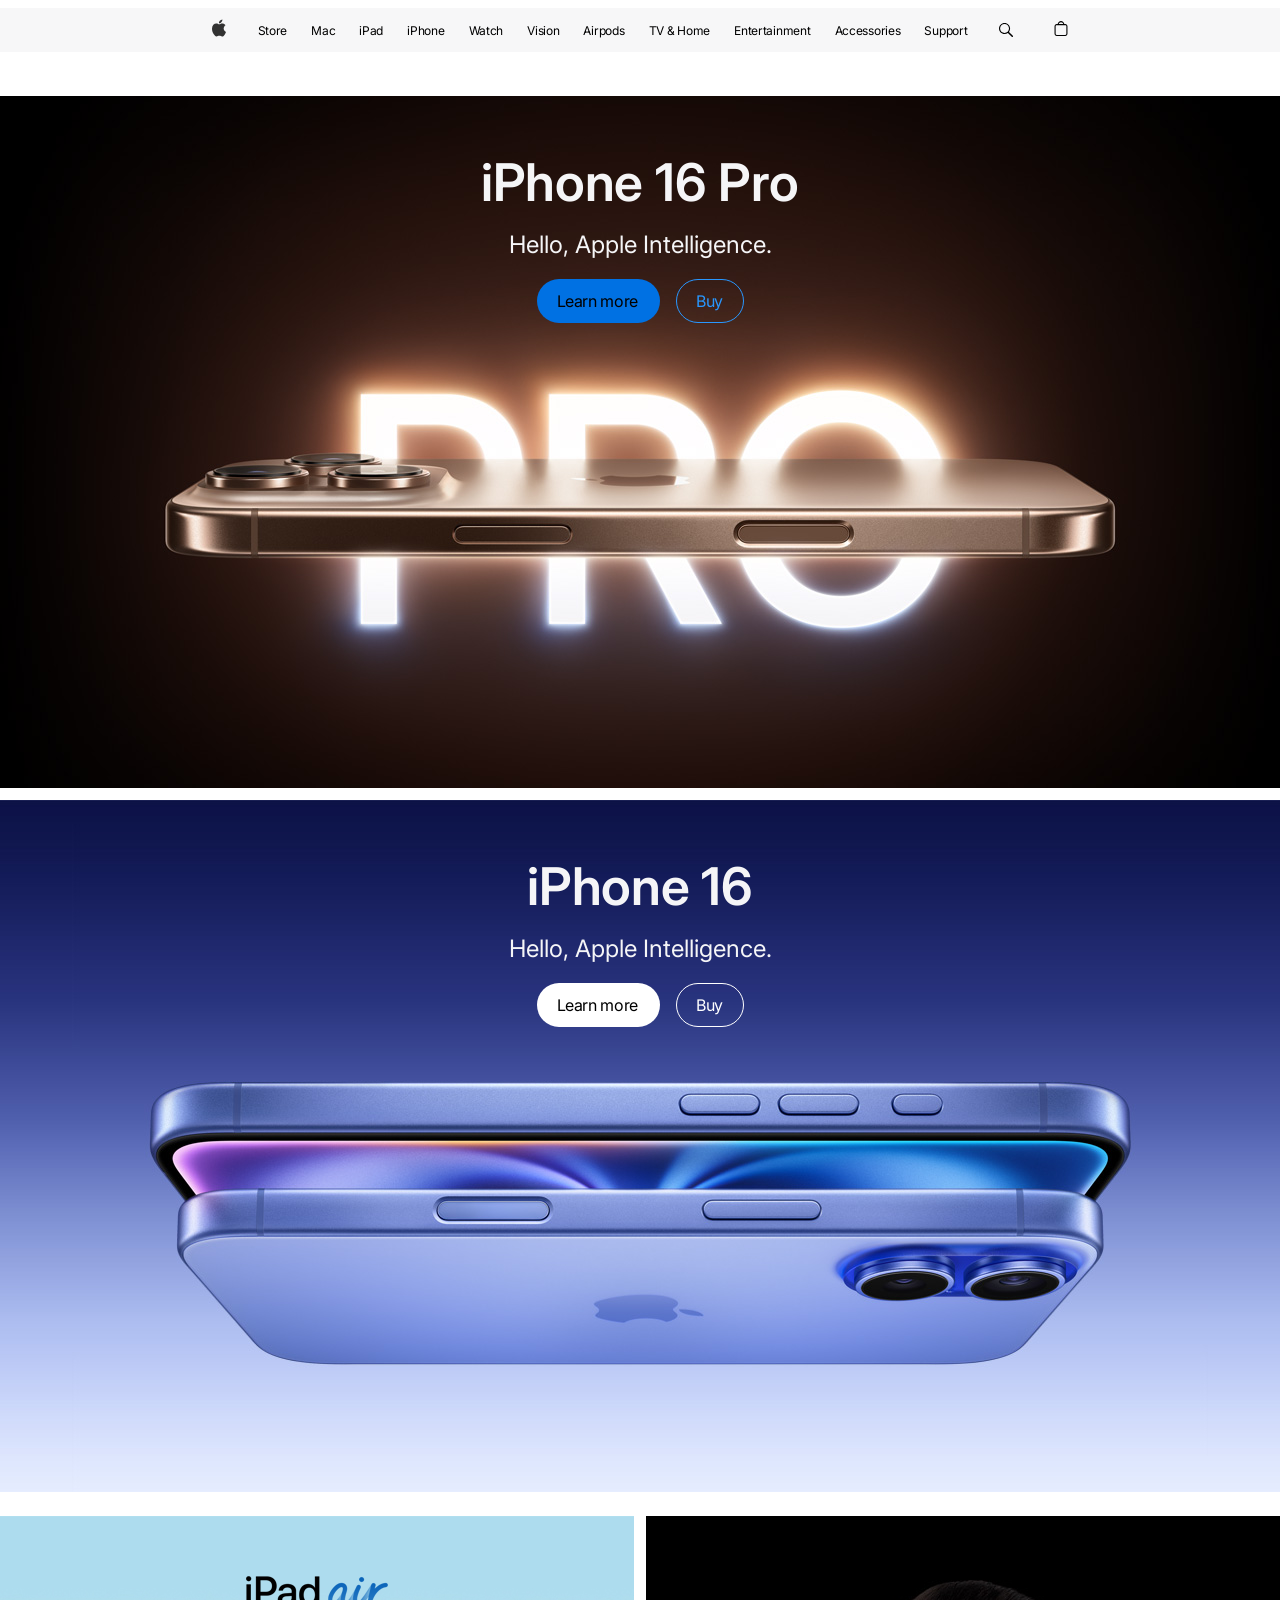
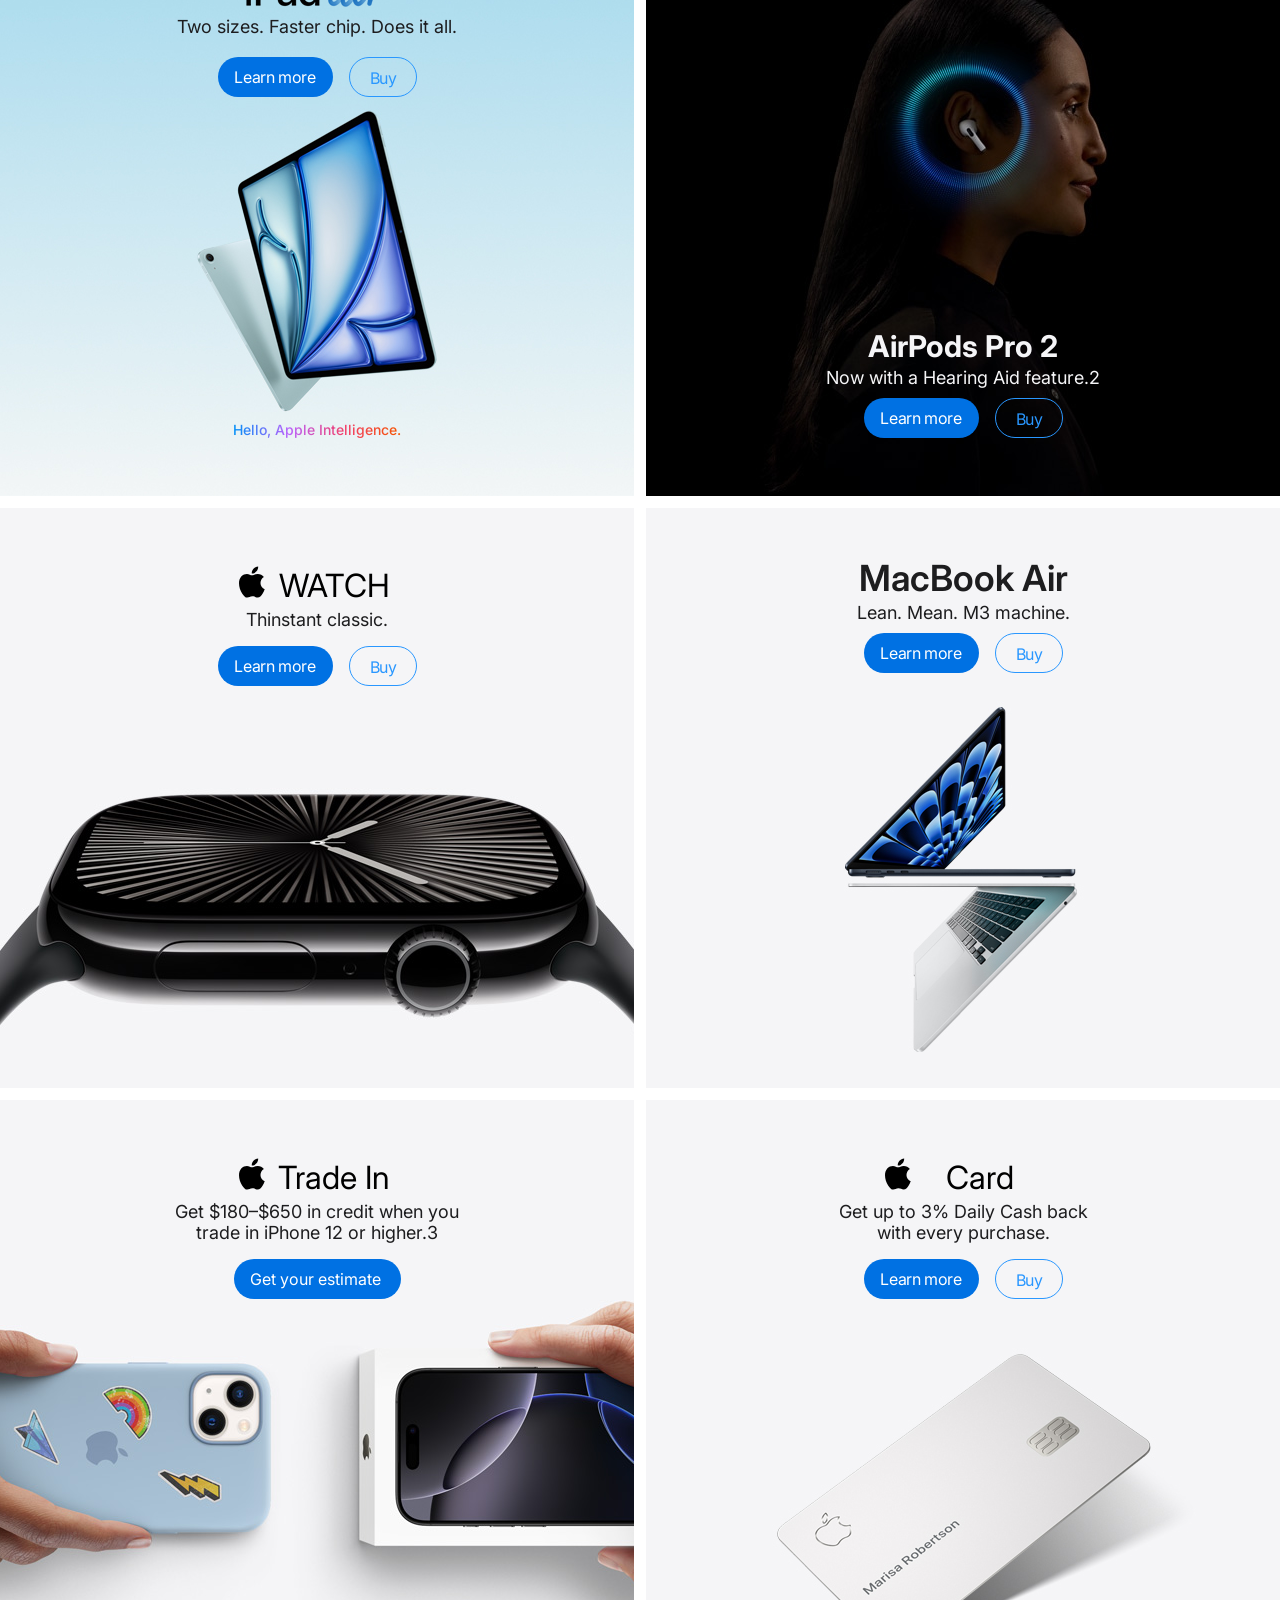
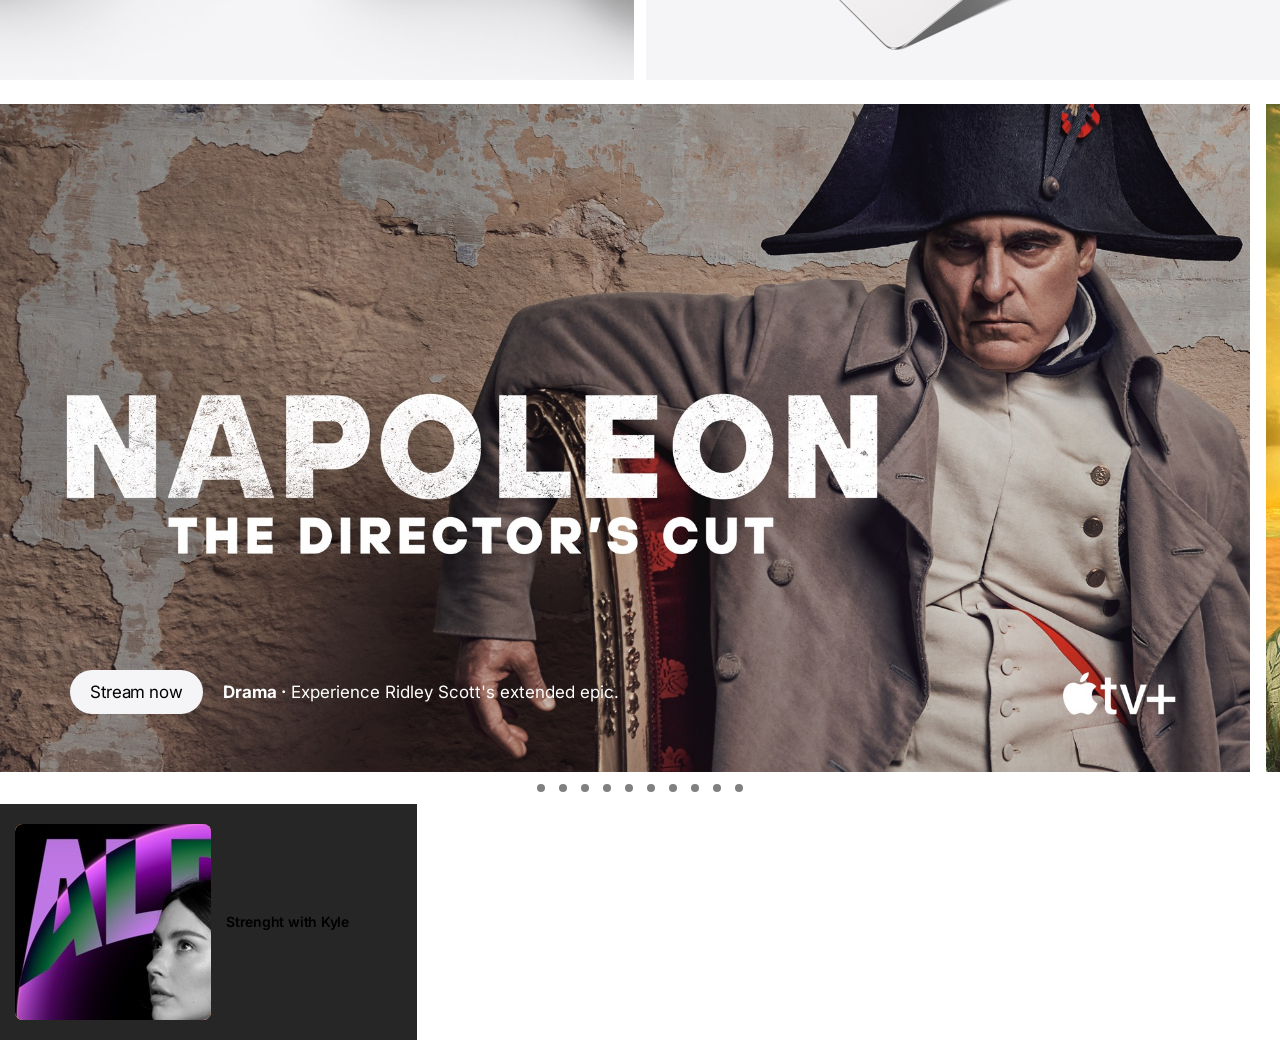
<file: index.html>
<!doctype html>
<html lang="en">
  <head>
    <meta charset="UTF-8" />
    <meta name="viewport" content="width=device-width, initial-scale=1.0" />
    <link rel="stylesheet" href="index.css" />
    <title>apple</title>
  </head>
  <body>
    <header class="header">
      <div class="apple_logo-container">
        <div class="apple_logo">
          <svg
            width="14"
            height="44"
            viewBox="0 0 13 16"
            fill="none"
            xmlns="http://www.w3.org/2000/svg"
          >
            <path
              d="M12.5589 5.4318C12.038 5.75071 11.6066 6.19655 11.3049 6.72761C11.0032 7.25867 10.8413 7.85759 10.8341 8.4683C10.8362 9.15565 11.0398 9.8273 11.4198 10.4001C11.7998 10.9728 12.3395 11.4215 12.972 11.6906C12.7226 12.4952 12.3536 13.2577 11.8772 13.9524C11.1956 14.9336 10.4829 15.9147 9.3985 15.9147C8.3141 15.9147 8.0352 15.2847 6.7855 15.2847C5.5668 15.2847 5.133 15.9354 4.1415 15.9354C3.15 15.9354 2.4581 15.0265 1.6628 13.9111C0.612269 12.3485 0.0349098 10.516 0 8.6335C0 5.5351 2.014 3.893 3.9969 3.893C5.0504 3.893 5.9283 4.5849 6.5893 4.5849C7.2193 4.5849 8.2005 3.8516 9.3985 3.8516C10.0145 3.83571 10.6249 3.97152 11.176 4.24708C11.7271 4.52264 12.202 4.92949 12.5589 5.4318ZM8.8305 2.54C9.3586 1.91876 9.65755 1.13513 9.6774 0.32C9.67829 0.212542 9.6679 0.105288 9.6464 0C8.73926 0.0886136 7.9004 0.520975 7.3019 1.2084C6.76871 1.80488 6.4585 2.56759 6.424 3.3669C6.4244 3.46411 6.43479 3.56102 6.455 3.6561C6.52652 3.66962 6.59912 3.67655 6.6719 3.6768C7.08997 3.64353 7.49692 3.5256 7.868 3.33018C8.23908 3.13475 8.56655 2.86591 8.8305 2.54Z"
              fill="black"
              fill-opacity="0.8"
            />
          </svg>
        </div>
      </div>
      <div class="header_links">Store</div>
      <div class="header_links">Mac</div>
      <div class="header_links">iPad</div>
      <div class="header_links">iPhone</div>
      <div class="header_links">Watch</div>
      <div class="header_links">Vision</div>
      <div class="header_links">Airpods</div>
      <div class="header_links tv_and_home">TV & Home</div>
      <div class="header_links">Entertainment</div>
      <div class="header_links">Accessories</div>
      <div class="header_links">Support</div>
      <div class="search_bar-container">
        <svg
          viewBox="0 0 15 15"
          class="search-icon"
          xmlns="http://www.w3.org/2000/svg"
        >
          <path
            d="M13.848 12.752L9.978 8.882C10.679 7.953 11.1 6.801 11.1 5.55C11.1 2.49 8.611 0 5.55 0C2.49 0 0 2.49 0 5.55C0 8.611 2.49 11.1 5.55 11.1C6.801 11.1 7.953 10.679 8.882 9.978L12.752 13.848C12.903 13.999 13.102 14.076 13.3 14.076C13.498 14.076 13.696 14 13.848 13.848C14.151 13.545 14.151 13.055 13.848 12.752ZM1.1 5.55C1.1 3.096 3.097 1.1 5.55 1.1C8.004 1.1 10 3.097 10 5.55C10 8.003 8.004 10 5.55 10C3.096 10 1.1 8.004 1.1 5.55Z"
            fill="currentColor"
          />
        </svg>
      </div>
      <div class="shopping_bag-container">
        <svg
          viewBox="0 0 30 44"
          class="bag-icon"
          xmlns="http://www.w3.org/2000/svg"
        >
          <path
            d="M19.3538 16.0283H18.3333C18.2239 15.2173 17.8275 14.4723 17.2161 13.9284C16.6046 13.3845 15.8185 13.0776 15.0003 13.0635C14.182 13.0776 13.3959 13.3845 12.7845 13.9284C12.173 14.4723 11.7767 15.2173 11.6673 16.0283H10.6473C10.0861 16.0286 9.54793 16.2517 9.15102 16.6485C8.75411 17.0452 8.53086 17.5833 8.53027 18.1445V25.86C8.53078 26.4211 8.75388 26.9591 9.15062 27.356C9.54736 27.7528 10.0853 27.976 10.6465 27.9767H19.3535C19.9147 27.9762 20.4528 27.753 20.8497 27.3562C21.2466 26.9593 21.4698 26.4212 21.4703 25.86V18.1445C21.4697 17.5834 21.2465 17.0454 20.8497 16.6486C20.4529 16.2519 19.9149 16.0288 19.3538 16.0283ZM15.0003 14.1631C15.5277 14.1745 16.0354 14.3656 16.4395 14.7048C16.8435 15.0439 17.1198 15.5108 17.2225 16.0283H12.7781C12.8808 15.5108 13.157 15.0439 13.5611 14.7048C13.9652 14.3656 14.4729 14.1745 15.0003 14.1631ZM20.3703 25.86C20.37 26.1296 20.2628 26.388 20.0722 26.5787C19.8817 26.7693 19.6233 26.8767 19.3537 26.8771H10.6468C10.3772 26.8766 10.1188 26.7693 9.92828 26.5786C9.73773 26.388 9.63056 26.1295 9.63027 25.86V18.1445C9.63059 17.875 9.7378 17.6166 9.92838 17.426C10.119 17.2354 10.3774 17.1282 10.6469 17.1279H19.3539C19.6234 17.1282 19.8817 17.2355 20.0722 17.4261C20.2628 17.6166 20.37 17.875 20.3703 18.1445V25.86Z"
            fill="currentColor"
          />
        </svg>
      </div>

      <div class="menu-button">
        <svg
          viewBox="0 0 18 18"
          class="menu-icon"
          xmlns="http://www.w3.org/2000/svg"
        >
          <path
            d="M2 12H16"
            stroke="currentColor"
            stroke-width="1.2"
            stroke-linecap="round"
            stroke-linejoin="round"
          />
          <path
            d="M2 5H16"
            stroke="currentColor"
            stroke-width="1.2"
            stroke-linecap="round"
            stroke-linejoin="round"
          />
        </svg>
      </div>

    </header>

    <div class="donation-container">
      <div class="donation_text">
        We’re donating $5 to the Global Fund for every purchase made with
        Apple Pay at Apple. Through 12/8.
      </div>
    </div>

    <div class="main">
      <div class="banner iphone16pro-container">
        <div class="iphone16pro"></div>
        <div class="iphone16pro_texts">
          <div class="iphone16pro-text1 phone">iPhone 16 Pro</div>
          <div class="iphone16pro-text2 hello">Hello, Apple Intelligence.</div>
          <div class="iphone16pro-buttons learn-buy">
            <div class="iphone16pro-buttons-1 learn_more">Learn more</div>
            <div class="iphone16pro-buttons-2 buy">Buy</div>
          </div>
        </div>
      </div>
      <div class="banner iphone16-container">
        <div class="iphone16pro"></div>
        <div class="iphone16pro_texts i16-mobile">
          <div class="iphone16-text1 phone">iPhone 16</div>
          <div class="iphone16-text2 hello">Hello, Apple Intelligence.</div>
          <div class="iphone16-buttons learn-buy">
            <div class="iphone16-buttons-1 learn_more">Learn more</div>
            <div class="iphone16-buttons-2 buy">Buy</div>
          </div>
        </div>
      </div>

      <div class="banner iphone16-mobile">
        <img src="ipad-air.png" alt="iPad-air-text" class="ipad_text_pic-mobile" />
        <div class="iphone16-text2 hello ipad-mobile-text1-margin">Two sizes. Faster chip. Does it all.</div>
        <div class="iphone16-buttons learn-buy-ipad-mobile">
            <div class="iphone16-buttons-1 learn_more ipad-button-mobile-color">Learn more</div>
            <div class="iphone16-buttons-2 buy ipad-button-buy-mobile-color">Buy</div>
          </div>
        <div class="gradient-text-mobile">Hello, Apple Intelligence.</div>
      

      </div>

      <div class="products-container">
        <div class="products ipad">
          <img src="ipad-air.png" alt="iPad-air-text" class="ipad_text_pic" />
          <div class="ipad_text-1">Two sizes. Faster chip. Does it all.</div>
          <div class="button-container ipad-buttons">
            <div class="learn_more-2">Learn more</div>
            <div class="buy-2">Buy</div>
          </div>
          <div class="gradient-text">Hello, Apple Intelligence.</div>
        </div>
      
        <div class="products airpods">
          <div class="airpods-text-1">AirPods Pro 2</div>
          <div class="airpods-text-2">Now with a Hearing Aid feature.2</div>
          <div class="button-container airpods-buttons">
            <div class="learn_more-2">Learn more</div>
            <div class="buy-2">Buy</div>
          </div>
        </div>
        <div class="products watch">
          <div class="watch-text_box">
            <div class="apple-and-watch">
              <svg
                viewBox="0 0 27 32"
                class="big-apple-icon"
                xmlns="http://www.w3.org/2000/svg"
              >
                <path
                  d="M25.5137 10.9076C24.4555 11.548 23.579 12.4433 22.9662 13.5098C22.3534 14.5762 22.0243 15.7789 22.0097 17.0053C22.0139 18.3855 22.4276 19.7343 23.1996 20.8844C23.9716 22.0346 25.068 22.9357 26.3529 23.476C25.8463 25.0917 25.0965 26.6228 24.1288 28.0179C22.7441 29.9883 21.2963 31.9584 19.0933 31.9584C16.8903 31.9584 16.3237 30.6933 13.7849 30.6933C11.3091 30.6933 10.4278 32 8.41356 32C6.3993 32 4.99369 30.1748 3.37802 27.935C1.24384 24.7972 0.0709201 21.1174 0 17.337C0 11.1151 4.09149 7.81756 8.1198 7.81756C10.26 7.81756 12.0435 9.20697 13.3863 9.20697C14.6662 9.20697 16.6595 7.73443 19.0933 7.73443C20.3446 7.70252 21.5847 7.97524 22.7043 8.5286C23.824 9.08195 24.7887 9.89895 25.5137 10.9076ZM17.9394 5.10059C19.0122 3.85308 19.6195 2.27946 19.6599 0.642594C19.6617 0.426807 19.6406 0.211429 19.5969 0C17.754 0.177946 16.0499 1.04617 14.834 2.4266C13.7508 3.6244 13.1206 5.156 13.0505 6.7611C13.0513 6.9563 13.0724 7.1509 13.1135 7.34184C13.2588 7.36899 13.4063 7.3829 13.5541 7.38341C14.4035 7.31661 15.2302 7.07979 15.984 6.68736C16.7379 6.29492 17.4031 5.75506 17.9394 5.10059Z"
                  fill="currentColor"
                />
              </svg>
              <div class="big-watch-text">WATCH</div>
            </div>
            <div class="watch-text"></div>
            <div class="ipad_text-1 watch-text-thinstant">
              Thinstant classic.
            </div>
            <div class="button-container watch-buttons">
              <div class="learn_more-2">Learn more</div>
              <div class="buy-2">Buy</div>
            </div>
          </div>
        </div>


        <div class="products small-airpods">
          <div class="airpods-text-1">AirPods 4</div>
          <div class="airpods-text-2">
            Iconic. Now supersonic. <br>Available with Active Noise <br>Cancellation.2
          </div>
          <div class="button-container airpods-buttons">
            <div class="learn_more-2">Learn more</div>
            <div class="buy-2">Buy</div>
          </div>
        </div>
        <div class="products small-watch">
          <div class="apple-and-watch tradein-logotext-margin">
            <svg
              viewBox="0 0 27 32"
              class="big-apple-icon"
              xmlns="http://www.w3.org/2000/svg"
            >
              <path
                d="M25.5137 10.9076C24.4555 11.548 23.579 12.4433 22.9662 13.5098C22.3534 14.5762 22.0243 15.7789 22.0097 17.0053C22.0139 18.3855 22.4276 19.7343 23.1996 20.8844C23.9716 22.0346 25.068 22.9357 26.3529 23.476C25.8463 25.0917 25.0965 26.6228 24.1288 28.0179C22.7441 29.9883 21.2963 31.9584 19.0933 31.9584C16.8903 31.9584 16.3237 30.6933 13.7849 30.6933C11.3091 30.6933 10.4278 32 8.41356 32C6.3993 32 4.99369 30.1748 3.37802 27.935C1.24384 24.7972 0.0709201 21.1174 0 17.337C0 11.1151 4.09149 7.81756 8.1198 7.81756C10.26 7.81756 12.0435 9.20697 13.3863 9.20697C14.6662 9.20697 16.6595 7.73443 19.0933 7.73443C20.3446 7.70252 21.5847 7.97524 22.7043 8.5286C23.824 9.08195 24.7887 9.89895 25.5137 10.9076ZM17.9394 5.10059C19.0122 3.85308 19.6195 2.27946 19.6599 0.642594C19.6617 0.426807 19.6406 0.211429 19.5969 0C17.754 0.177946 16.0499 1.04617 14.834 2.4266C13.7508 3.6244 13.1206 5.156 13.0505 6.7611C13.0513 6.9563 13.0724 7.1509 13.1135 7.34184C13.2588 7.36899 13.4063 7.3829 13.5541 7.38341C14.4035 7.31661 15.2302 7.07979 15.984 6.68736C16.7379 6.29492 17.4031 5.75506 17.9394 5.10059Z"
                fill="currentColor"
              />
            </svg>
            <div class="big-watch-text">WATCH</div>
          </div>

          <div class="series_10-text">SERIES 10</div>

          <div class="ipad_text-1 mac-text-lean tablet-watch-text">Thinstant classic.</div>
          <div class="button-container mac-buttons tablet-watch-buttons">
            <div class="learn_more-2">Learn more</div>
            <div class="buy-2">Buy</div>
          </div>
        </div>

        <div class="products mac">
          <div class="mac-big-text">MacBook Air</div>
          <div class="ipad_text-1 mac-text-lean">Lean. Mean. M3 machine.</div>
          <div class="button-container mac-buttons">
            <div class="learn_more-2">Learn more</div>
            <div class="buy-2">Buy</div>
          </div>
        </div>


        <div class="products apple_for_small_business">

          <div class="apple-and-watch apple_for_small_business-text-margin">
            <div class="mac-big-text">Apple for <br>Small Business</div>
          </div>
          <div class="ipad_text-1 trade-text-margin">
            Hardware, software, and <br>expert help - all in one place.
          </div>
          <div class="trade-button apple-small-b-button">Learn more</div>

        </div>


        <div class="products carrier_deals_at_apple">
          <div class="carrier-texts-container">
            <div class="apple-and-watch tradein-logotext-margin">
              <div class="mac-big-text">Carrier deals at Apple</div>
            </div>
            <div class="ipad_text-1 trade-text-margin">
            Get up to $1000 in credit on<br>new iPhone. Trade-in may<br>be required.
            </div>
            <div class="trade-button carrier-button">Get your estimate</div>
          </div>
        </div>


        <div class="products trade">
          <div class="apple-and-watch tradein-logotext-margin">
            <svg
              viewBox="0 0 27 32"
              class="big-apple-icon"
              xmlns="http://www.w3.org/2000/svg"
            >
              <path
                d="M25.5137 10.9076C24.4555 11.548 23.579 12.4433 22.9662 13.5098C22.3534 14.5762 22.0243 15.7789 22.0097 17.0053C22.0139 18.3855 22.4276 19.7343 23.1996 20.8844C23.9716 22.0346 25.068 22.9357 26.3529 23.476C25.8463 25.0917 25.0965 26.6228 24.1288 28.0179C22.7441 29.9883 21.2963 31.9584 19.0933 31.9584C16.8903 31.9584 16.3237 30.6933 13.7849 30.6933C11.3091 30.6933 10.4278 32 8.41356 32C6.3993 32 4.99369 30.1748 3.37802 27.935C1.24384 24.7972 0.0709201 21.1174 0 17.337C0 11.1151 4.09149 7.81756 8.1198 7.81756C10.26 7.81756 12.0435 9.20697 13.3863 9.20697C14.6662 9.20697 16.6595 7.73443 19.0933 7.73443C20.3446 7.70252 21.5847 7.97524 22.7043 8.5286C23.824 9.08195 24.7887 9.89895 25.5137 10.9076ZM17.9394 5.10059C19.0122 3.85308 19.6195 2.27946 19.6599 0.642594C19.6617 0.426807 19.6406 0.211429 19.5969 0C17.754 0.177946 16.0499 1.04617 14.834 2.4266C13.7508 3.6244 13.1206 5.156 13.0505 6.7611C13.0513 6.9563 13.0724 7.1509 13.1135 7.34184C13.2588 7.36899 13.4063 7.3829 13.5541 7.38341C14.4035 7.31661 15.2302 7.07979 15.984 6.68736C16.7379 6.29492 17.4031 5.75506 17.9394 5.10059Z"
                fill="currentColor"
              />
            </svg>
            <div class="big-watch-text">Trade In</div>
          </div>
          <div class="ipad_text-1 trade-text-margin">
            Get $180–$650 in credit when you trade in iPhone 12 or higher.3
          </div>
          <div class="trade-button">Get your estimate</div>
        </div>
        <div class="products card">
          <div class="apple-and-watch card-logotext-margin">
            <svg
              viewBox="0 0 27 32"
              class="big-apple-icon"
              xmlns="http://www.w3.org/2000/svg"
            >
              <path
                d="M25.5137 10.9076C24.4555 11.548 23.579 12.4433 22.9662 13.5098C22.3534 14.5762 22.0243 15.7789 22.0097 17.0053C22.0139 18.3855 22.4276 19.7343 23.1996 20.8844C23.9716 22.0346 25.068 22.9357 26.3529 23.476C25.8463 25.0917 25.0965 26.6228 24.1288 28.0179C22.7441 29.9883 21.2963 31.9584 19.0933 31.9584C16.8903 31.9584 16.3237 30.6933 13.7849 30.6933C11.3091 30.6933 10.4278 32 8.41356 32C6.3993 32 4.99369 30.1748 3.37802 27.935C1.24384 24.7972 0.0709201 21.1174 0 17.337C0 11.1151 4.09149 7.81756 8.1198 7.81756C10.26 7.81756 12.0435 9.20697 13.3863 9.20697C14.6662 9.20697 16.6595 7.73443 19.0933 7.73443C20.3446 7.70252 21.5847 7.97524 22.7043 8.5286C23.824 9.08195 24.7887 9.89895 25.5137 10.9076ZM17.9394 5.10059C19.0122 3.85308 19.6195 2.27946 19.6599 0.642594C19.6617 0.426807 19.6406 0.211429 19.5969 0C17.754 0.177946 16.0499 1.04617 14.834 2.4266C13.7508 3.6244 13.1206 5.156 13.0505 6.7611C13.0513 6.9563 13.0724 7.1509 13.1135 7.34184C13.2588 7.36899 13.4063 7.3829 13.5541 7.38341C14.4035 7.31661 15.2302 7.07979 15.984 6.68736C16.7379 6.29492 17.4031 5.75506 17.9394 5.10059Z"
                fill="currentColor"
              />
            </svg>
            <div class="big-watch-text">Card</div>
          </div>

          <div class="ipad_text-1 card-text-margin">
            Get up to 3% Daily Cash back with every purchase.
          </div>

          <div class="button-container card-buttons">
            <div class="learn_more-2">Learn more</div>
            <div class="buy-2">Buy</div>
          </div>
        </div>
      </div>

      <div class="carousels-container">
        <div class="carousels-1">
          <div class="carousel-1-container">
            <div id="img-item1" class="img-items img_1">
              <div class="steam-text-container">
                <div class="steam_now-button">Stream now</div>
                <div class="steam-text1">
                  <span>Drama ·</span> Experience Ridley Scott's extended epic.
                </div>
              </div>
            </div>
            <div id="img-item2" class="img-items img_2">
              <div class="steam-text-container">
                <div class="steam_now-button">Stream now</div>
                <div class="steam-text1">
                  <span>Comedy ·</span> The shady side of paradise.
                </div>
              </div>
            </div>
            <div id="img-item3" class="img-items img_3">
              <div class="steam-text-container">
                <div class="steam_now-button">Stream now</div>
                <div class="steam-text1">
                  <span>Action ·</span> Worst. Heist. Ever.
                </div>
              </div>
            </div>
            <div id="img-item4" class="img-items img_4">
              <div class="steam-text-container">
                <div class="steam_now-button">Stream now</div>
                <div class="steam-text1">
                  <span>Documentary ·</span> All that glitters isn't gold.
                </div>
              </div>
            </div>
            <div id="img-item5" class="img-items img_5">
              <div class="steam-text-container">
                <div class="steam_now-button">Stream now</div>
                <div class="steam-text1">
                  <span>Sport ·</span> Watch Messi, every club, and every
                  match--live.
                </div>
              </div>
            </div>
            <div id="img-item6" class="img-items img_6">
              <div class="steam-text-container">
                <div class="steam_now-button">Stream now</div>
                <div class="steam-text1">
                  <span>Crime ·</span> Presume nothing.
                </div>
              </div>
            </div>
            <div id="img-item7" class="img-items img_7">
              <div class="steam-text-container">
                <div class="steam_now-button">Stream now</div>
                <div class="steam-text1"><span>Drama ·</span> New season.</div>
              </div>
            </div>
            <div id="img-item8" class="img-items img_8">
              <div class="steam-text-container">
                <div class="steam_now-button">Stream now</div>
                <div class="steam-text1">
                  <span>live ·</span> Live MLB games, every Friday.
                </div>
              </div>
            </div>
            <div id="img-item9" class="img-items img_9">
              <div class="steam-text-container">
                <div class="steam_now-button">Stream now</div>
                <div class="steam-text1">
                  <span>Thriller ·</span> Natalie Portman and Moses Ingram star
                  in a visionary noir thriller.
                </div>
              </div>
            </div>
            <div id="img-item10" class="img-items img_10">
              <div class="steam-text-container">
                <div class="steam_now-button">Stream now</div>
                <div class="steam-text1">
                  <span>Drama ·</span> 16 Emmy® Nominations Including Best Drama
                </div>
              </div>
            </div>
          </div>
        </div>

        <div class="carousels-tablist">
            <a href="#img-item1" class="dot"></a>
            <a href="#img-item2" class="dot"></a>
            <a href="#img-item3" class="dot"></a>
            <a href="#img-item4" class="dot"></a>
            <a href="#img-item5" class="dot"></a>
            <a href="#img-item6" class="dot"></a>
            <a href="#img-item7" class="dot"></a>
            <a href="#img-item8" class="dot"></a>
            <a href="#img-item9" class="dot"></a>
            <a href="#img-item10" class="dot"></a>
        </div>

        <div class="carousels-2">
          <div class="batman">
            <div style="--bg: rgb(20, 40, 56); --item: 10" class="item zurag"><button>Listen Now</button>
              <div class="zurag-m"><img src="zurag1.jpg" alt=""></div>
              <div class="batman-text b-white">R&B Now</div>
            </div>
            <div style="--bg: #eae6e1; --item: 9" class="item zurag"><button>Listen Now</button>
              <div class="zurag-m"><img src="zurag2.jpg" alt=""></div>    
              <div class="batman-text">Today's Country</div>
            </div>
            <div style="--bg: url(zurag3.jpg); --item: 8" class="item"><button>Listen Now</button>
              <div class="robin-text">Football Manager 2024 Touch</div>
            </div>
            <div style="--bg: url('zurag4.jpg'); --item: 7" class="item"><button>Listen Now</button>
              <div class="robin-text">6 Weeks to Restart Your Fitness</div>
            </div>
            <div style="--bg: url('zurag5.jpg'); --item: 6" class="item"><button>Listen Now</button>
              <div class="robin-text">NBA 2k25 Arcade Edition</div>
            </div>
            <div style="--bg: url('zurag6.jpg'); --item: 5" class="item"><button>Listen Now</button>
              <div class="robin-text">Strenght with Kyle</div>
            </div>
            <div style="--bg: url('zurag7.jpg'); --item: 4" class="item"><button>Listen Now</button>
              <div class="robin-text">Run your first 5K</div>
            </div>
            <div style="--bg: rgb(64, 13, 14); --item: 3" class="item zurag"><button>Listen Now</button>
              <div class="zurag-m"><img src="zurag8.jpg" alt=""></div>
              <div class="batman-text">Today's Indie Rock</div>
            </div>
            <div style="--bg: url('zurag9.jpg'); --item: 2" class="item"><button>Listen Now</button>
              <div class="robin-text">Hello Kitty Island Advanture</div>
            </div>
            <div style="--bg: rgb(38, 38, 38); --item: 1" class="item zurag"><button>Listen Now</button>
              <div class="zurag-m"><img src="zurag10.jpg" alt=""></div>
              <div class="batman-text">Strenght with Kyle</div>
            </div>
          </div>
        </div>
      </div>
    </div>


  </body>
</html>
</file>
<file: test2/test.html>
<!doctype html>
<html lang="en">
  <head>
    <meta charset="UTF-8" />
    <meta name="viewport" content="width=device-width, initial-scale=1.0" />
    <title>Document</title>
    <link rel="stylesheet" href="./style.css" />
  </head>

  <body>
    <div class="batman">
      <div style="--bg: url('/test2/batman.jpg'); --item: 1" class="item"><button>Listen Now</button></div>
      <div style="--bg: url('/test2/batman.jpg'); --item: 2" class="item"><button>Listen Now</button></div>
      <div style="--bg: url('/test2/batman.jpg'); --item: 3" class="item"><button>Listen Now</button></div>
      <div style="--bg: url('/test2/batman.jpg'); --item: 4" class="item"><button>Listen Now</button></div>
      <div style="--bg: url('/test2/batman.jpg'); --item: 5" class="item"><button>Listen Now</button></div>
      <div style="--bg: url('/test2/batman.jpg'); --item: 6" class="item"><button>Listen Now</button></div>
      <div style="--bg: url('/test2/batman.jpg'); --item: 7" class="item"><button>Listen Now</button></div>
      <div style="--bg: url('/test2/batman.jpg'); --item: 8" class="item"><button>Listen Now</button></div>
      <div style="--bg: url('/test2/batman.jpg'); --item: 9" class="item"><button>Listen Now</button></div>
      <div style="--bg: url('/test2/batman.jpg'); --item: 10" class="item"><button>Listen Now</button></div>
    </div>
  </body>
</html>
</file>
<file: index.css>
@import url("https://fonts.googleapis.com/css2?family=Inter:ital,opsz,wght@0,14..32,100..900;1,14..32,100..900&display=swap");

* {
  margin: 0;
  padding: 0;
  box-sizing: border-box;
}
body {
  display: flex;
  flex-direction: column;
  background-color: white;
}
.header {
  display: flex;
  align-items: center;
  justify-content: center;
  width: 100%;
  height: 44px;
  gap: 24px;
  margin-top: 8px;
  background-color: #f5f5f7cc;
}
.header_links {
  width: fit-content;
  height: fit-content;
  font-family: "Inter", sans-serif;
  font-weight: 400;
  font-size: 12px;
  letter-spacing: -0.28px;
  color: black;
}
.apple_logo-container {
  display: flex;
  justify-content: center;
  width: 30px;
}
.tv_and_home {
  min-width: 61.61px;
}
.search_bar-container {
  display: flex;
  align-items: center;
  justify-content: center;
  width: 31px;
  height: 44px;
}
.bag-icon {
  width: 30px;
  height: 44px;
  color: #000000;
}
.shopping_bag-container {
  display: flex;
  align-items: center;
  justify-content: center;
  width: 30px;
  height: 44px;
}
.search-icon {
  width: 15px;
  height: 15px;
}

.menu-button {
  display: none;
}
.menu-icon {
  display: none;
}
.donation_text {
  display: none;
}

.main {
  display: flex;
  flex-direction: column;
  width: 100%;
  height: fit-content;
  margin-top: 44px;
  gap: 12px;
}

.banner {
  display: flex;
  justify-content: center;
  width: 100%;
  height: 692px;
  background-repeat: no-repeat;
  background-size: cover;
  background-position: center;
}
.iphone16-mobile {
  display: none;
}

.iphone16pro-container {
  background-image: url(iphone16pro.jpg);
}
.iphone16-container {
  background-image: url(iphone16.jpg);
}
.iphone16pro_texts {
  display: flex;
  flex-direction: column;
  align-items: center;
  width: 405px;
  height: fit-content;
  margin-top: 55px;
  z-index: 3;
}
.phone {
  font-family: "Inter", sans-serif;
  font-weight: 600;
  font-size: 52px;
  letter-spacing: -0.28px;
  color: #f5f5f7;
  margin-bottom: 16px;
}
.hello {
  font-family: "Inter", sans-serif;
  font-weight: 400;
  font-size: 24px;
  color: #f5f5f7;
  margin-bottom: 20px;
}
.learn-buy {
  display: flex;
  align-items: center;
  justify-content: center;
  gap: 16px;
}
.learn_more {
  display: flex;
  width: 123px;
  height: 44px;
  border-radius: 999px;
  padding: 12px 20px;
  font-family: "Inter", sans-serif;
  font-weight: 400;
  font-size: 16px;
  letter-spacing: -0.37px;
}
.iphone16pro-buttons-1 {
  background-color: #0071e3;
  color: #000000;
}
.iphone16-buttons-1 {
  background-color: #ffffff;
  color: #000000;
}
.buy {
  display: flex;
  justify-content: center;
  align-items: center;
  width: 68px;
  height: 44px;
  border-radius: 999px;
  padding: 12px 20px;
  font-family: "Inter", sans-serif;
  font-weight: 400;
  font-size: 16px;
  letter-spacing: -0.37px;
}
.iphone16pro-buttons-2 {
  border: 1px solid #2997ff;
  color: #2997ff;
}
.iphone16-buttons-2 {
  border: 1px solid #ffffff;
  color: #ffffff;
}
.products-container {
  display: grid;
  grid-template-columns: repeat(2, 1fr);
  grid-template-rows: repeat(3, 580px);
  gap: 12px;
  margin: 12px 0px;
}
.products {
  display: flex;
  text-align: center;
  flex-direction: column;
  align-items: center;
  overflow: hidden;
}
.button-container {
  display: flex;
  width: fit-content;
  height: fit-content;
  gap: 16px;
}
.learn_more-2 {
  width: 115px;
  height: 40px;
  border-radius: 999px;
  padding: 10px 16px;
  background-color: #0071e3;
  font-family: "Inter", sans-serif;
  font-weight: 400;
  font-size: 16px;
  letter-spacing: -0.37px;
  color: #ffffff;
}
.buy-2 {
  width: 68px;
  height: 40px;
  border-radius: 999px;
  padding: 10px 20px;
  border: 1px solid #2997ff;
  font-family: "Inter", sans-serif;
  font-weight: 400;
  font-size: 16px;
  letter-spacing: -0.37px;
  color: #2997ff;
}
.ipad_text_pic {
  width: fit-content;
  height: 33px;
  margin-top: 58px;
}
.ipad_text-1 {
  font-family: "Inter", sans-serif;
  font-weight: 400;
  font-size: 18px;
  color: #1d1d1f;
  margin-top: 9px;
}
.ipad-buttons {
  margin-top: 20px;
}
.gradient-text {
  margin-top: 324px;
  font-family: "Inter", sans-serif;
  font-weight: 500;
  font-size: 14px;
  background: linear-gradient(to right, #0090f7, #ba62fc, #f2416b, #f55600);
  background-clip: text;
  color: transparent;
}
.airpods-text-1 {
  font-family: "Inter", sans-serif;
  font-weight: 700;
  font-size: 30px;
  color: #f5f5f7;
  margin-top: auto;
}
.airpods-text-2 {
  font-family: "Inter", sans-serif;
  font-weight: 400;
  font-size: 18px;
  line-height: 20px;
  color: #f5f5f7;
  margin-top: 4px;
}
.airpods-buttons {
  margin-top: 10px;
  margin-bottom: 58px;
}
.watch-text_box {
  display: flex;
  align-items: center;
  flex-direction: column;
  margin-top: 58px;
}
.apple-and-watch {
  display: flex;
  justify-content: center;
  gap: 8px;
}
.big-apple-icon {
  width: 26.35px;
  height: 32px;
}
.big-watch-text {
  font-family: "Inter", sans-serif;
  width: 121px;
  height: 39px;
  font-weight: 700px;
  font-size: 32px;
  color: #000000;
}
.watch-text-thinstant {
  margin-top: 4px;
}
.watch-buttons {
  margin-top: 16px;
}
.mac-big-text {
  font-family: "Inter", sans-serif;
  font-weight: 600;
  font-size: 36px;
  color: #1d1d1f;
  margin-top: 48px;
}
.mac-text-lean {
  margin-top: 2px;
}
.mac-buttons {
  margin-top: 10px;
}
.tradein-logotext-margin {
  margin-top: 58.42px;
}
.trade-text-margin {
  margin-top: 4px;
  max-width: 322px;
}
.trade-button {
  margin-top: 16px;
  display: flex;
  width: 167px;
  height: 40px;
  border-radius: 999px;
  padding: 10px 16px;
  background-color: #0071e3;
  font-family: "Inter", sans-serif;
  font-weight: 400;
  font-size: 16px;
  color: #ffffff;
}
.card-logotext-margin {
  margin-top: 58px;
}
.card-text-margin {
  margin-top: 4px;
  max-width: 280px;
}
.card-buttons {
  margin-top: 16px;
}

.small-airpods {
  display: none;
}
.small-watch {
  display: none;
}
.apple_for_small_business {
  display: none;
}
.carrier_deals_at_apple {
  display: none;
}
.ipad-air-product-mobile {
  display: none;
}
.ipad {
  background-image: url(ipad-backgroud.jpg);
  background-repeat: no-repeat;
  background-size: cover;
  background-position: center;
}
.airpods {
  background-image: url(airpods.jpg);
  background-repeat: no-repeat;
  background-size: cover;
  background-position: center;
}
.watch {
  background-image: url(watch.jpg);
  background-repeat: no-repeat;
  background-size: cover;
  background-position: center;
}
.small-airpods {
  background-image: url(small-airpods.jpg);
  background-repeat: no-repeat;
  background-size: cover;
  background-position: center;
}
.small-watch {
  background-image: url(small-watch.jpg);
  background-repeat: no-repeat;
  background-size: cover;
  background-position: center;
}
.mac {
  background-image: url(macbook.jpg);
  background-repeat: no-repeat;
  background-size: cover;
  background-position: center;
}
.apple_for_small_business {
  background-image: url(apple_for_small_business.png);
  background-repeat: no-repeat;
  background-size: cover;
  background-position: center;
}
.carrier_deals_at_apple {
  background-image: url(carrier_deals_at_apple.jpg);
  background-repeat: no-repeat;
  background-size: cover;
  background-position: center;
}
.trade {
  background-image: url(trade.jpg);
  background-repeat: no-repeat;
  background-size: cover;
  background-position: center;
}
.card {
  background-image: url(card.jpg);
  background-repeat: no-repeat;
  background-size: cover;
  background-position: center;
}
.carousels-container {
  display: flex;
  flex-direction: column;
  align-items: center;
}
.carousel-1-container {
  display: flex;
  justify-content: space-around;
  gap: 16px;
  width: 100vw;
  overflow-x: scroll;
  scroll-snap-type: x mandatory;
  scroll-behavior: smooth;
  scrollbar-width: none;
}
.carousels-tablist .dot {
  display: inline-block;
  width: 8px;
  height: 8px;
  border-radius: 50%;
  background-color: grey;
}

.dot:active {
  background-color: black;
}
.carousels-tablist .dot:focus {
  background-color: #000000;
  outline: none;
}

.carousels-container:has(#img-item1:target) .dot[href="#img-item1"],
.carousels-container:has(#img-item2:target) .dot[href="#img-item2"],
.carousels-container:has(#img-item3:target) .dot[href="#img-item3"],
.carousels-container:has(#img-item4:target) .dot[href="#img-item4"],
.carousels-container:has(#img-item5:target) .dot[href="#img-item5"],
.carousels-container:has(#img-item6:target) .dot[href="#img-item6"],
.carousels-container:has(#img-item7:target) .dot[href="#img-item7"],
.carousels-container:has(#img-item8:target) .dot[href="#img-item8"],
.carousels-container:has(#img-item9:target) .dot[href="#img-item9"],
.carousels-container:has(#img-item10:target) .dot[href="#img-item10"] {
  background-color: #000000;
}

.img-items {
  scroll-snap-align: center;

  display: flex;
  align-items: end;
  width: 1250px;
  height: 668px;
  flex-shrink: 0;
  background-repeat: no-repeat;
  background-size: cover;
  background-position: center;
}
.carousels-tablist {
  display: flex;
  justify-content: space-around;
  align-items: center;
  width: 220px;
  height: 8px;
  margin: 12px 0px;
}

.img_1 {
  background-image: url(napoleon.jpg);
}
.img_2 {
  background-image: url(bad-monkey.jpg);
}
.img_3 {
  background-image: url(instigators.jpg);
}
.img_4 {
  background-image: url(k-pop-idols.jpg);
}
.img_5 {
  background-image: url(season-pass.jpg);
}
.img_6 {
  background-image: url(pressumed-innocent.jpg);
}
.img_7 {
  background-image: url(pachinko.jpg);
}
.img_8 {
  background-image: url(baseball.jpg);
}
.img_9 {
  background-image: url(lady-in-the-lake.jpg);
}
.img_10 {
  background-image: url(morning-show.jpg);
}
.steam-text-container {
  display: flex;
  align-items: center;
  gap: 20px;
  margin: 0px 0px 58px 70px;
}
.steam_now-button {
  width: 133px;
  height: 44px;
  border-radius: 999px;
  padding: 12px 20px;
  background-color: #f5f5f7;
  font-family: "Inter", sans-serif;
  font-weight: 400;
  font-size: 17px;
  letter-spacing: -0.37px;
  color: #000000;
}
.steam-text1 {
  font-family: "Inter", sans-serif;
  font-weight: 400;
  font-size: 17px;
  color: #ffffff;
}
span {
  font-weight: 700;
}




button {
  opacity: 0;
  transition: all 0.5s ease;
  margin-top: 10px;
}


.carousels-2 {
  display: flex;
  width: 100%;
  height: 236px;
}

.batman {
  position: relative;
  width: 100%;
  height: 100%;
  overflow: hidden;
}

.item {
  position: absolute;
  top: 0;
  left: 0;
  height: 100%;
  width: 417px;

  display: flex;
  align-items: center;
  justify-content: center;

  background-image: var(--bg);
  background-size: cover;
  background-position: center;
  background-repeat: no-repeat;

  animation: slider 60s linear infinite;
  animation-delay: calc(-6s * (var(--item) - 1));
}
.zurag {
  display: flex;
  background-color: var(--bg);
  background-size: cover;
  background-position: center;
  background-repeat: no-repeat;
}
.zurag-m {
  position: absolute;
  top: 20px;
  left: 15px;
  border-radius: 8px;

  width: 196px;
  height: 196px;
  z-index: 10;

  background-image: var(--img-url);
  background-size: cover;
  background-position: center;
  background-repeat: no-repeat;
  overflow: hidden;
}
.b-white {
  color: white;
}
.batman-text {
  position: absolute;
  top: 109px;
  left: 226px;
  font-family: "Inter", sans-serif;
  font-weight: 600;
  font-size: 14px;
  letter-spacing: -0.22px;
  color: #000000;
}
.robin-text {
  position: absolute;
  top: 198px;
  left: 15px;
  font-family: "Inter", sans-serif;
  font-weight: 600;
  font-size: 14px;
  letter-spacing: -0.22px;
  color: white;
}

@keyframes slider {
  from {
    transform: translateX(3913px);
  }
  to {
    transform: translateX(-417px);
  }
}

.batman:has(.item:hover) .item {
  animation-play-state: paused;
}

.batman:has(.item:hover) .item:not(:hover) {
  filter: grayscale(1);
}

button {
  opacity: 0;
  transition: all 0.5s ease;
  margin-top: 10px;
}

.item:hover button {
  opacity: 1;
  margin-top: 0;
}


@media (max-width: 768px) {
  .products {
    width: 100%;
    height: 490px;
  }
  .header {
    height: 48px;
    margin-top: 0px;
  }
  .apple_logo-container {
    margin-right: auto;
  }
  .header_links {
    display: none;
  }
  .menu-button {
    display: flex;
    justify-content: center;
    align-items: center;
    width: 48px;
    height: 48px;
  }
  .menu-icon {
    width: 18px;
    height: 18px;
    display: flex;
    color: #000000;
  }
  .search_bar-container {
    display: flex;
    align-items: center;
    justify-content: center;
    width: 48px;
    height: 48px;
  }
  .shopping_bag-container {
    display: flex;
    align-items: center;
    justify-content: center;
    width: 48px;
    height: 48px;
  }
  .apple_logo-container {
    display: flex;
    justify-content: center;
    width: 48px;
    height: 48px;
  }
  .donation-container {
    display: flex;
    justify-content: center;
    align-items: center;
    text-align: center;
    width: 100%;
    height: 48px;
    margin: 12px 0px;
  }
  .donation_text {
    display: flex;
    width: 444px;
    background-color: #ffffff;
    font-family: "Inter", sans-serif;
    font-weight: 400;
    font-size: 14px;
    line-height: 20px;
    color: #1d1d1f;
  }
  .main {
    margin-top: 0px;
  }
  .banner {
    height: 650px;
  }
  .iphone16pro-container {
    background-image: url(iphone16pro-tablet.jpg);
  }
  .iphone16-container {
    background-image: url(iphone16-tablet.jpg);
  }
  .iphone16pro_texts {
    margin-top: 58px;
  }
  .products-container {
    grid-template-rows: repeat(3, 490px);
  }
  .products {
    display: flex;
    text-align: center;
    flex-direction: column;
    align-items: center;
    overflow: hidden;
  }

  .ipad-air-product-mobile {
    display: none;
  }
  .ipad {
    display: none;
  }
  .airpods {
    display: none;
  }
  .watch {
    display: none;
  }
  .card {
    display: none;
  }

  .small-airpods {
    display: flex;
  }
  .small-watch {
    display: flex;
  }
  .apple_for_small_business {
    display: flex;
  }
  .carrier_deals_at_apple {
    display: flex;
  }
  .header {
    gap: 0px;
  }

  .iphone16pro_texts {
    margin-top: 58px;
  }
  .phone {
    font-weight: 600;
    font-size: 42px;
    letter-spacing: 0px;
    margin-bottom: 4px;
  }
  .hello {
    font-weight: 400;
    font-size: 32px;
    margin-bottom: 16px;
  }
  .learn-buy {
    display: flex;
    align-items: center;
    justify-content: center;
    gap: 10px;
  }
  .learn_more {
    display: flex;
    width: 123px;
    height: 44px;
    border-radius: 999px;
    padding: 12px 20px;
    font-family: "Inter", sans-serif;
    font-weight: 400;
    font-size: 16px;
    letter-spacing: -0.37px;
  }
  .button-container {
    gap: 12px;
  }
  .tradein-logotext-margin {
    margin-top: 46px;
  }

  .series_10-text {
    font-family: "Inter", sans-serif;
    font-weight: 700;
    font-size: 13px;
    letter-spacing: 2px;
    color: black;
    margin-top: 4px;
  }
  .tablet-watch-text {
    font-weight: 400;
    font-size: 18px;
    margin-top: 4px;
  }
  .tablet-watch-buttons {
    margin-top: 16px;
  }
  .learn_more-2 {
    font-family: "Inter", sans-serif;
    width: 107px;
    height: 36px;
    padding: 8px 16px;
    font-weight: 400;
    font-size: 14px;
    letter-spacing: -0.1px;
  }
  .buy-2 {
    width: 66px;
    height: 36px;
    padding: 8px 20px;
    font-weight: 400;
    font-size: 14px;
    letter-spacing: 0px;
  }
  .airpods-buttons {
    margin-top: 16px;
    margin-bottom: 42px;
  }
  .carrier-texts-container {
    display: flex;
    flex-direction: column;
    align-items: center;
    margin-top: auto;
  }
  .carrier-button {
    margin-bottom: 42px;
  }
  .mac-big-text {
    font-weight: 700;
    font-size: 30px;
    margin-top: 42px;
  }
  .mac-text-lean {
    margin-top: 4px;
  }
  .button-container {
    gap: 12px;
  }
  .apple-small-b-button {
    width: fit-content;
    height: fit-content;
    margin-top: 16px;
  }
  .img-items {
    display: flex;
    align-items: end;
    width: 689px;
    height: 368px;
    flex-shrink: 0;
    background-repeat: no-repeat;
    background-size: cover;
    background-position: center;
  }
}

@media (max-width: 390px) {
  .header {
    width: 100%;
    height: 48px;
  }
  .donation-container {
    display: flex;
    align-items: center;
    justify-content: center;
    text-align: center;
    width: 100%;
    height: 73px;
    margin-top: 0px;
    margin-bottom: 12px;
  }
  .donation_text {
    display: flex;
    align-items: center;
    justify-content: center;
    width: 328px;
    height: 37px;
    line-height: 20px;
    font-weight: 400;
    font-size: 14px;
    letter-spacing: 0px;
  }
  .iphone16pro-container {
    background-image: url(iphone16pro-mobile.jpg);
  }
  .iphone16pro_texts {
    margin-top: auto;
  }
  .phone {
    font-weight: 700;
    font-size: 30px;
  }
  .hello {
    font-weight: 400;
    font-size: 18px;
  }
  .learn-buy {
    display: flex;
    align-items: center;
    justify-content: center;
    gap: 12px;
  }
  .learn_more {
    display: flex;
    width: fit-content;
    height: 36px;
    border-radius: 999px;
    padding: 8px 16px;
    font-family: "Inter", sans-serif;
    font-weight: 400;
    font-size: 14px;
    letter-spacing: 0px;
  }
  .buy {
    width: 66px;
    height: 36px;
    padding: 8px 20px;
    font-weight: 400;
    font-size: 14px;
    letter-spacing: 0px;
  }
  .iphone16pro-buttons {
    margin-bottom: 36px;
  }
  .iphone16-container {
    background-image: url(iphone16-mobile.jpg);
  }
  .i16-mobile {
    margin-bottom: auto;
    margin-top: 36px;
  }
  .iphone16-text1 {
    height: 36px;
    font-weight: 700;
    font-size: 30px;
    letter-spacing: 0px;
    margin-bottom: 8px;
  }
  .iphone16-text2 {
    height: 22px;
    font-weight: 400;
    font-size: 18px;
    margin-bottom: 16px;
  }
  .ipad-air-product-mobile {
    display: flex;
  }
  .small-airpods {
    display: flex;
  }
  .small-watch {
    display: flex;
  }
  .mac {
    display: flex;
  }
  .apple_for_small_business {
    display: flex;
  }
  .carrier_deals_at_apple {
    display: flex;
  }
  .trade {
    display: flex;
  }

  .ipad {
    display: none;
  }
  .airpods {
    display: none;
  }
  .watch {
    display: none;
  }
  .card {
    display: none;
  }
  .products-container {
    display: grid;
    grid-template-columns: repeat(1, 1fr);
    grid-template-rows: repeat(6, 500px);
    gap: 12px;
  }

  .iphone16-mobile {
    display: flex;
    align-items: center;
    justify-content: start;
    flex-direction: column;
    background-image: url(ipad-backgroud.jpg);
    background-repeat: no-repeat;
    background-size: cover;
    background-position: center;
  }
  .ipad_text_pic-mobile {
    width: 180px;
    height: 41.86px;
    margin-top: 36px;
  }
  .ipad_text-1-mobile {
    width: 100%;
    height: 32px;
    font-family: "Inter", sans-serif;
    font-weight: 400;
    font-size: 18px;
    color: #000000;
  }
  .ipad-mobile-text1-margin {
    display: flex;
    justify-content: center;
    align-items: center;
    color: #000000;
    height: 32px;
    font-size: 18px;
    margin-top: 8px;
    margin-bottom: 0px;
    letter-spacing: 0px;
  }
  .learn-buy-ipad-mobile {
    display: flex;
    align-items: center;
    justify-content: center;
    gap: 12px;
    margin-top: 16px;
  }
  .ipad-button-mobile-color {
    background-color: #0071e3;
    color: #ffffff;
  }
  .ipad-button-buy-mobile-color {
    color: #2997ff;
    border: 1px solid #2997ff;
  }
  .gradient-text-mobile {
    display: flex;
    justify-content: center;
    width: 100%;
    height: 18px;
    margin-top: 276.14px;
    font-weight: 500;
    font-size: 14px;
    letter-spacing: 0px;

    font-family: "Inter", sans-serif;
    background: linear-gradient(to right, #0090f7, #ba62fc, #f2416b, #f55600);
    background-clip: text;
    color: transparent;
  }
  .banner {
    display: flex;
    width: 100%;
    height: 500px;
    background-repeat: no-repeat;
    background-size: cover;
    background-position: center;
  }
  .products {
    width: 100%;
    height: 500px;
  }
  .airpods-buttons {
    margin-bottom: 54px;
    margin-top: 0px;
  }
  .airpods-text-2 {
    margin-bottom: 20px;
    margin-top: 0px;
  }
  .airpods-text-1 {
    margin-bottom: 16px;
  }
  .mac-big-text {
    margin: 42px 0px 0px 0px;
  }
  .mac-text-lean {
    margin: 4px 0px 0px 0px;
  }
  .mac-buttons {
    margin: 16px 0px 0px 0px;
  }
  .steam-text-container {
    display: flex;
    position: absolute;
    align-items: start;
    flex-wrap: wrap;
    justify-content: start;
    width: 227px;
    height: 91.5px;
    margin: 0px;
    left: 47px;
    bottom: 38px;
    gap: 0px;
    overflow-wrap: break-word;
  }
  .img-items {
    position: relative;
    display: flex;
    flex-wrap: wrap;
    align-items: end;
    width: 274px;
    height: 495px;
    flex-shrink: 0;
    text-wrap: wrap;
    background-repeat: no-repeat;
    background-size: cover;
    background-position: center;
  }
  .steam_now-button {
    text-wrap: wrap;
    border: none;
    width: fit-content;
    height: fit-content;
    font-size: 17px;
    float: left;
    padding: 11px 21px;
    margin-right: 14px;
  }
  .steam-text1 {
    text-wrap: wrap;
  }
}
</file>
<file: test2/style.css>
* {
  margin: 0;
  padding: 0;
  box-sizing: border-box;
}

.batman {
  gap: 20px;
  display: flex;
  width: 4170px;
  height: 258px;
  position: relative;
  align-items: center;
  justify-content: center;
}

.item {
  height: 100%;
  width: 417px;
  flex-shrink: 0;
  position: absolute;
  left: 100%;
  display: flex;
  align-items: center;
  justify-content: center;

  /* background-color: var(--bg); */
  background-image: var(--bg);
  background-size: cover;
  background-position: center;
  background-repeat: no-repeat;

  animation: slider 60s linear infinite;
  animation-delay: calc((56.5s / 10) * (var(--item) - 6.5));
}

button {
  opacity: 0;
  transition: all 0.5s ease;
  margin-top: 10px;
}

@keyframes slider {
  from {
    left: 100%;
  }
  to {
    left: -417px;
  }
}

.batman:hover .item {
  filter: grayscale(1);
  animation-play-state: paused;
}

.batman .item:hover {
  filter: grayscale(0);
}

.item:hover button {
  opacity: 1;
  margin-top: 0;
}
</file>
